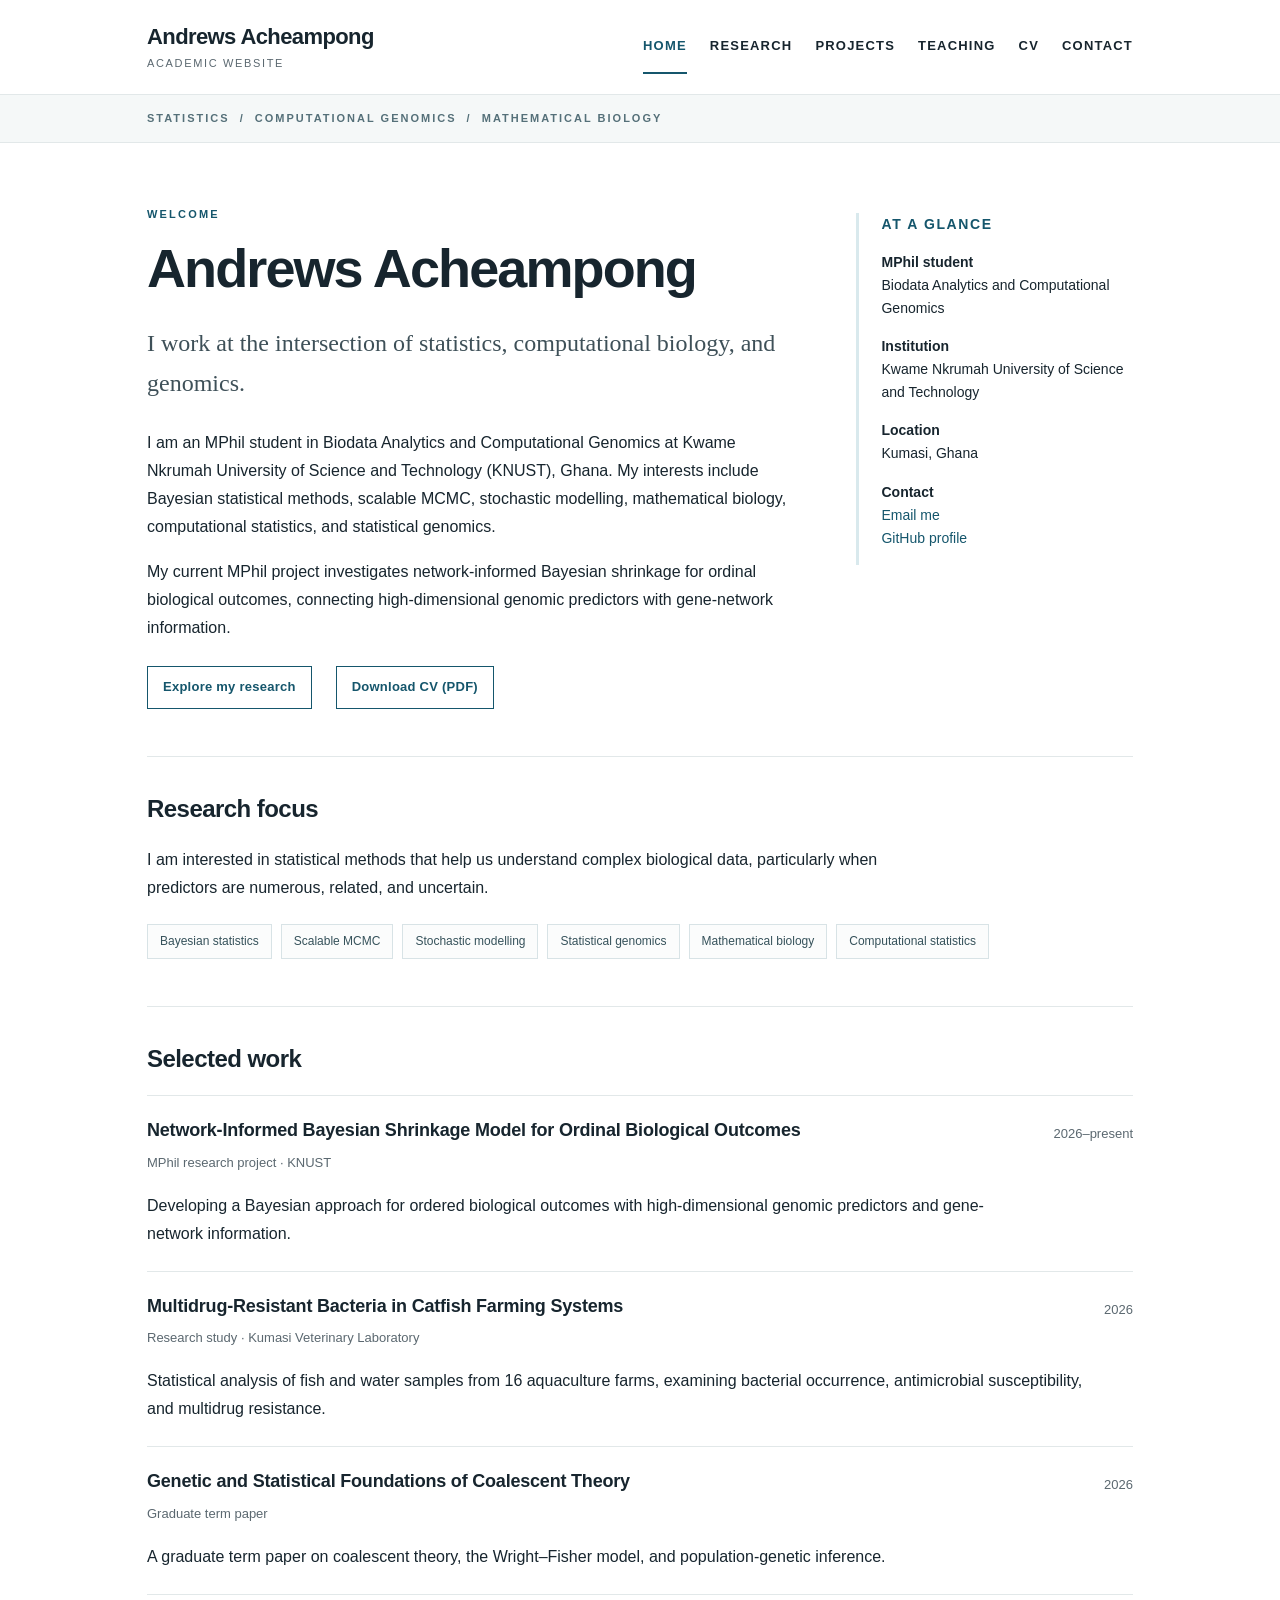
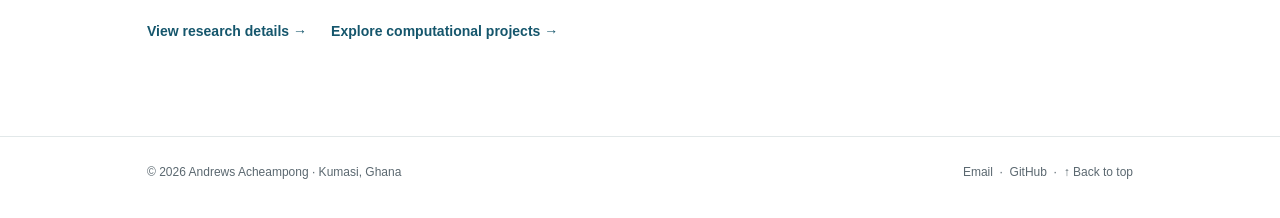
<file: index.html>
<!doctype html>
<html lang="en"><head><meta charset="utf-8"><meta name="viewport" content="width=device-width,initial-scale=1">
<meta name="author" content="Andrews Acheampong"><meta name="description" content="Academic website of Andrews Acheampong, MPhil student in Biodata Analytics and Computational Genomics at KNUST.">
<meta property="og:title" content="Home | Andrews Acheampong"><meta property="og:description" content="Academic website of Andrews Acheampong, MPhil student in Biodata Analytics and Computational Genomics at KNUST."><meta property="og:type" content="website"><meta name="theme-color" content="#ffffff">
<title>Home | Andrews Acheampong</title><link rel="icon" href="assets/favicon.jpg" type="image/jpeg"><link rel="stylesheet" href="assets/style.css"></head>
<body id="top"><a class="skip" href="#main">Skip to content</a><header class="site-header"><div class="container masthead"><a class="brand" href="index.html">Andrews Acheampong<small>Academic website</small></a><nav aria-label="Main navigation"><a href="index.html" aria-current="page">Home</a><a href="research.html" >Research</a><a href="projects.html" >Projects</a><a href="teaching.html" >Teaching</a><a href="cv.html" >CV</a><a href="contact.html" >Contact</a></nav></div></header>
<div class="strap"><div class="container">Statistics &nbsp;/&nbsp; Computational genomics &nbsp;/&nbsp; Mathematical biology</div></div>
<main class="container" id="main"><section class="intro-grid"><div><p class="eyebrow">Welcome</p><h1 class="page-title">Andrews Acheampong</h1><p class="lead">I work at the intersection of statistics, computational biology, and genomics.</p><div class="text"><p>I am an MPhil student in Biodata Analytics and Computational Genomics at Kwame Nkrumah University of Science and Technology (KNUST), Ghana. My interests include Bayesian statistical methods, scalable MCMC, stochastic modelling, mathematical biology, computational statistics, and statistical genomics.</p><p>My current MPhil project investigates network-informed Bayesian shrinkage for ordinal biological outcomes, connecting high-dimensional genomic predictors with gene-network information.</p></div><div class="link-row"><a class="button-link" href="research.html">Explore my research</a><a class="button-link" href="assets/Andrews_Acheampong_CV.pdf" target="_blank" rel="noopener">Download CV (PDF)</a></div></div><aside class="profile-aside"><p class="aside-label">At a glance</p><p><strong>MPhil student</strong><br>Biodata Analytics and Computational Genomics</p><p><strong>Institution</strong><br>Kwame Nkrumah University of Science and Technology</p><p><strong>Location</strong><br>Kumasi, Ghana</p><p><strong>Contact</strong><br><a href="mailto:acheampongandrews1999@gmail.com">Email me</a><br><a href="https://github.com/AcheampongAndy">GitHub profile</a></p></aside></section>
<section class="section"><h2>Research focus</h2><p class="text">I am interested in statistical methods that help us understand complex biological data, particularly when predictors are numerous, related, and uncertain.</p><div class="taglist"><span class="tag">Bayesian statistics</span><span class="tag">Scalable MCMC</span><span class="tag">Stochastic modelling</span><span class="tag">Statistical genomics</span><span class="tag">Mathematical biology</span><span class="tag">Computational statistics</span></div></section>
<section class="section"><h2>Selected work</h2><div class="rows"><article class="entry"><div><h3>Network-Informed Bayesian Shrinkage Model for Ordinal Biological Outcomes</h3><p class="meta">MPhil research project · KNUST</p><p>Developing a Bayesian approach for ordered biological outcomes with high-dimensional genomic predictors and gene-network information.</p></div><span class="date">2026–present</span></article><article class="entry"><div><h3>Multidrug-Resistant Bacteria in Catfish Farming Systems</h3><p class="meta">Research study · Kumasi Veterinary Laboratory</p><p>Statistical analysis of fish and water samples from 16 aquaculture farms, examining bacterial occurrence, antimicrobial susceptibility, and multidrug resistance.</p></div><span class="date">2026</span></article><article class="entry"><div><h3>Genetic and Statistical Foundations of Coalescent Theory</h3><p class="meta">Graduate term paper</p><p>A graduate term paper on coalescent theory, the Wright–Fisher model, and population-genetic inference.</p></div><span class="date">2026</span></article></div><p class="link-row"><a href="research.html">View research details →</a><a href="projects.html">Explore computational projects →</a></p></section></main><footer class="footer"><div class="container"><span>© 2026 Andrews Acheampong · Kumasi, Ghana</span><span><a href="mailto:acheampongandrews1999@gmail.com">Email</a> &nbsp;·&nbsp; <a href="https://github.com/AcheampongAndy">GitHub</a> &nbsp;·&nbsp; <a href="#top">↑ Back to top</a></span></div></footer></body></html>
</file>
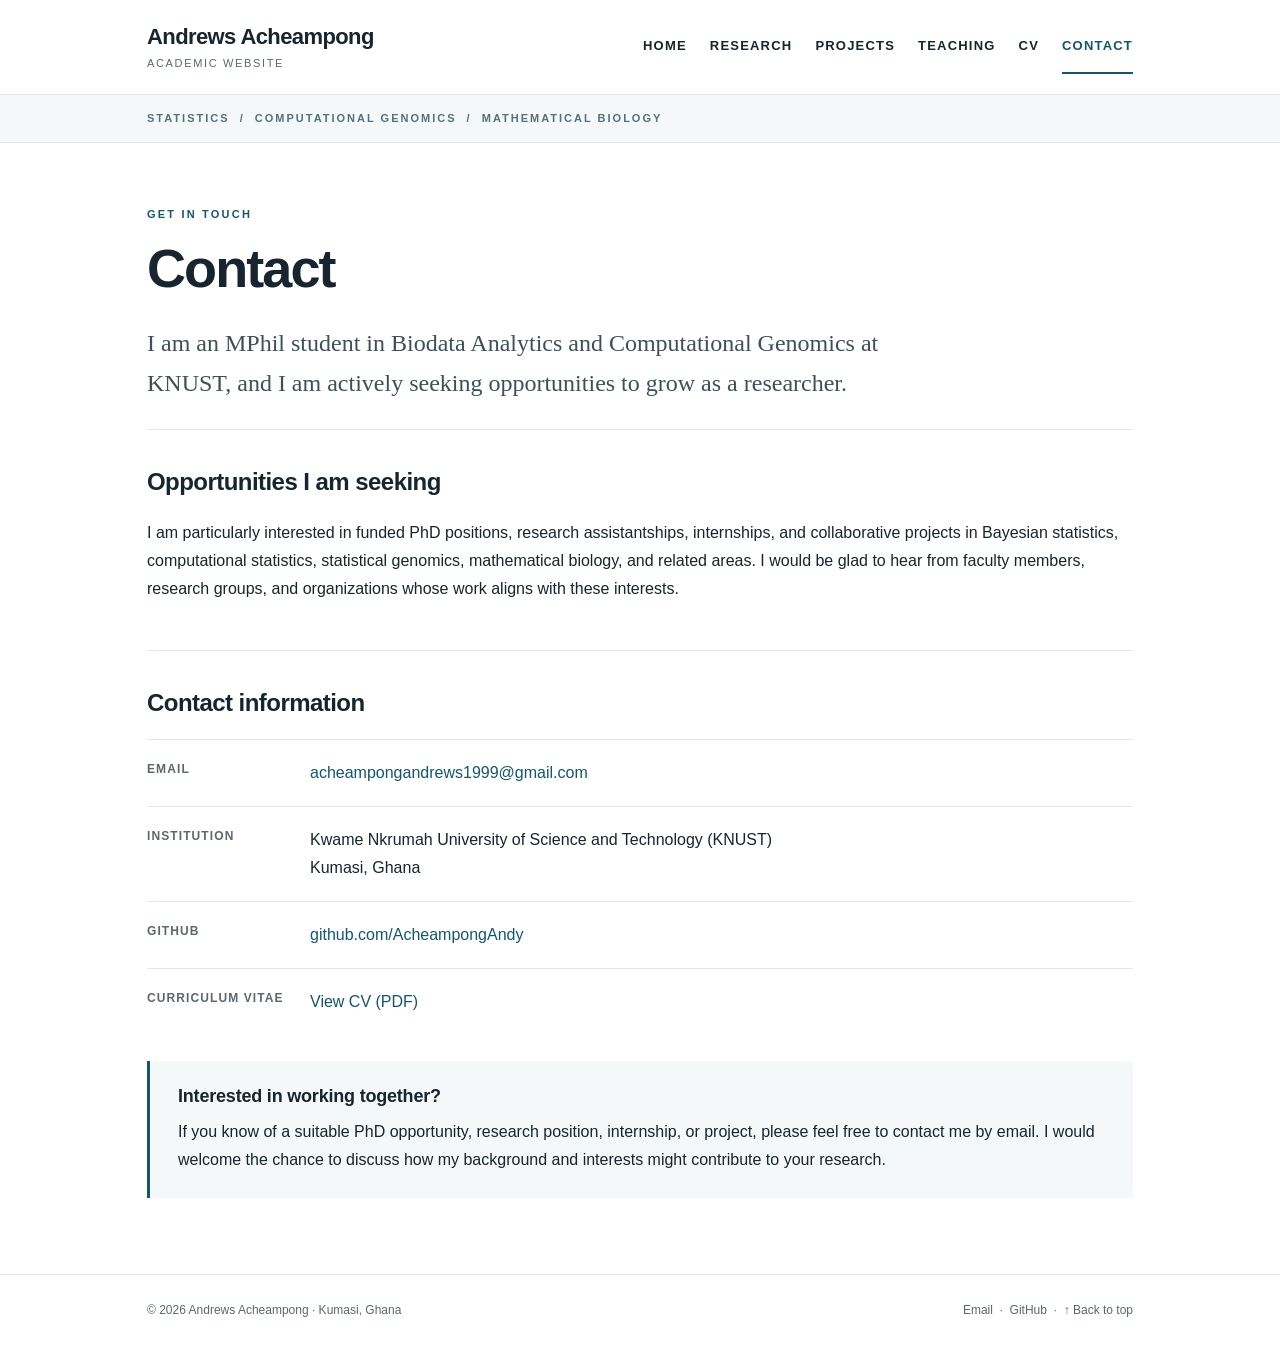
<file: contact.html>
<!doctype html>
<html lang="en"><head><meta charset="utf-8"><meta name="viewport" content="width=device-width,initial-scale=1">
<meta name="author" content="Andrews Acheampong"><meta name="description" content="Contact Andrews Acheampong, an MPhil student at KNUST seeking PhD opportunities, research positions, internships, and academic collaborations.">
<meta property="og:title" content="Contact | Andrews Acheampong"><meta property="og:description" content="Contact Andrews Acheampong, an MPhil student at KNUST seeking PhD opportunities, research positions, internships, and academic collaborations."><meta property="og:type" content="website"><meta name="theme-color" content="#ffffff">
<title>Contact | Andrews Acheampong</title><link rel="icon" href="assets/favicon.jpg" type="image/jpeg"><link rel="stylesheet" href="assets/style.css"></head>
<body id="top"><a class="skip" href="#main">Skip to content</a><header class="site-header"><div class="container masthead"><a class="brand" href="index.html">Andrews Acheampong<small>Academic website</small></a><nav aria-label="Main navigation"><a href="index.html" >Home</a><a href="research.html" >Research</a><a href="projects.html" >Projects</a><a href="teaching.html" >Teaching</a><a href="cv.html" >CV</a><a href="contact.html" aria-current="page">Contact</a></nav></div></header>
<div class="strap"><div class="container">Statistics &nbsp;/&nbsp; Computational genomics &nbsp;/&nbsp; Mathematical biology</div></div>
<main class="container" id="main"><p class="eyebrow">Get in touch</p><h1 class="page-title">Contact</h1><p class="lead">I am an MPhil student in Biodata Analytics and Computational Genomics at KNUST, and I am actively seeking opportunities to grow as a researcher.</p><section class="section first"><h2>Opportunities I am seeking</h2><p>I am particularly interested in funded PhD positions, research assistantships, internships, and collaborative projects in Bayesian statistics, computational statistics, statistical genomics, mathematical biology, and related areas. I would be glad to hear from faculty members, research groups, and organizations whose work aligns with these interests.</p></section><section class="section"><h2>Contact information</h2><dl class="contact-list"><div class="contact-row"><dt>Email</dt><dd><a href="mailto:acheampongandrews1999@gmail.com">acheampongandrews1999@gmail.com</a></dd></div><div class="contact-row"><dt>Institution</dt><dd>Kwame Nkrumah University of Science and Technology (KNUST)<br>Kumasi, Ghana</dd></div><div class="contact-row"><dt>GitHub</dt><dd><a href="https://github.com/AcheampongAndy" target="_blank" rel="noopener noreferrer">github.com/AcheampongAndy</a></dd></div><div class="contact-row"><dt>Curriculum vitae</dt><dd><a href="assets/Andrews_Acheampong_CV.pdf">View CV (PDF)</a></dd></div></dl></section><div class="highlight"><h3>Interested in working together?</h3><p>If you know of a suitable PhD opportunity, research position, internship, or project, please feel free to contact me by email. I would welcome the chance to discuss how my background and interests might contribute to your research.</p></div></main><footer class="footer"><div class="container"><span>© 2026 Andrews Acheampong · Kumasi, Ghana</span><span><a href="mailto:acheampongandrews1999@gmail.com">Email</a> &nbsp;·&nbsp; <a href="https://github.com/AcheampongAndy">GitHub</a> &nbsp;·&nbsp; <a href="#top">↑ Back to top</a></span></div></footer></body></html>
</file>
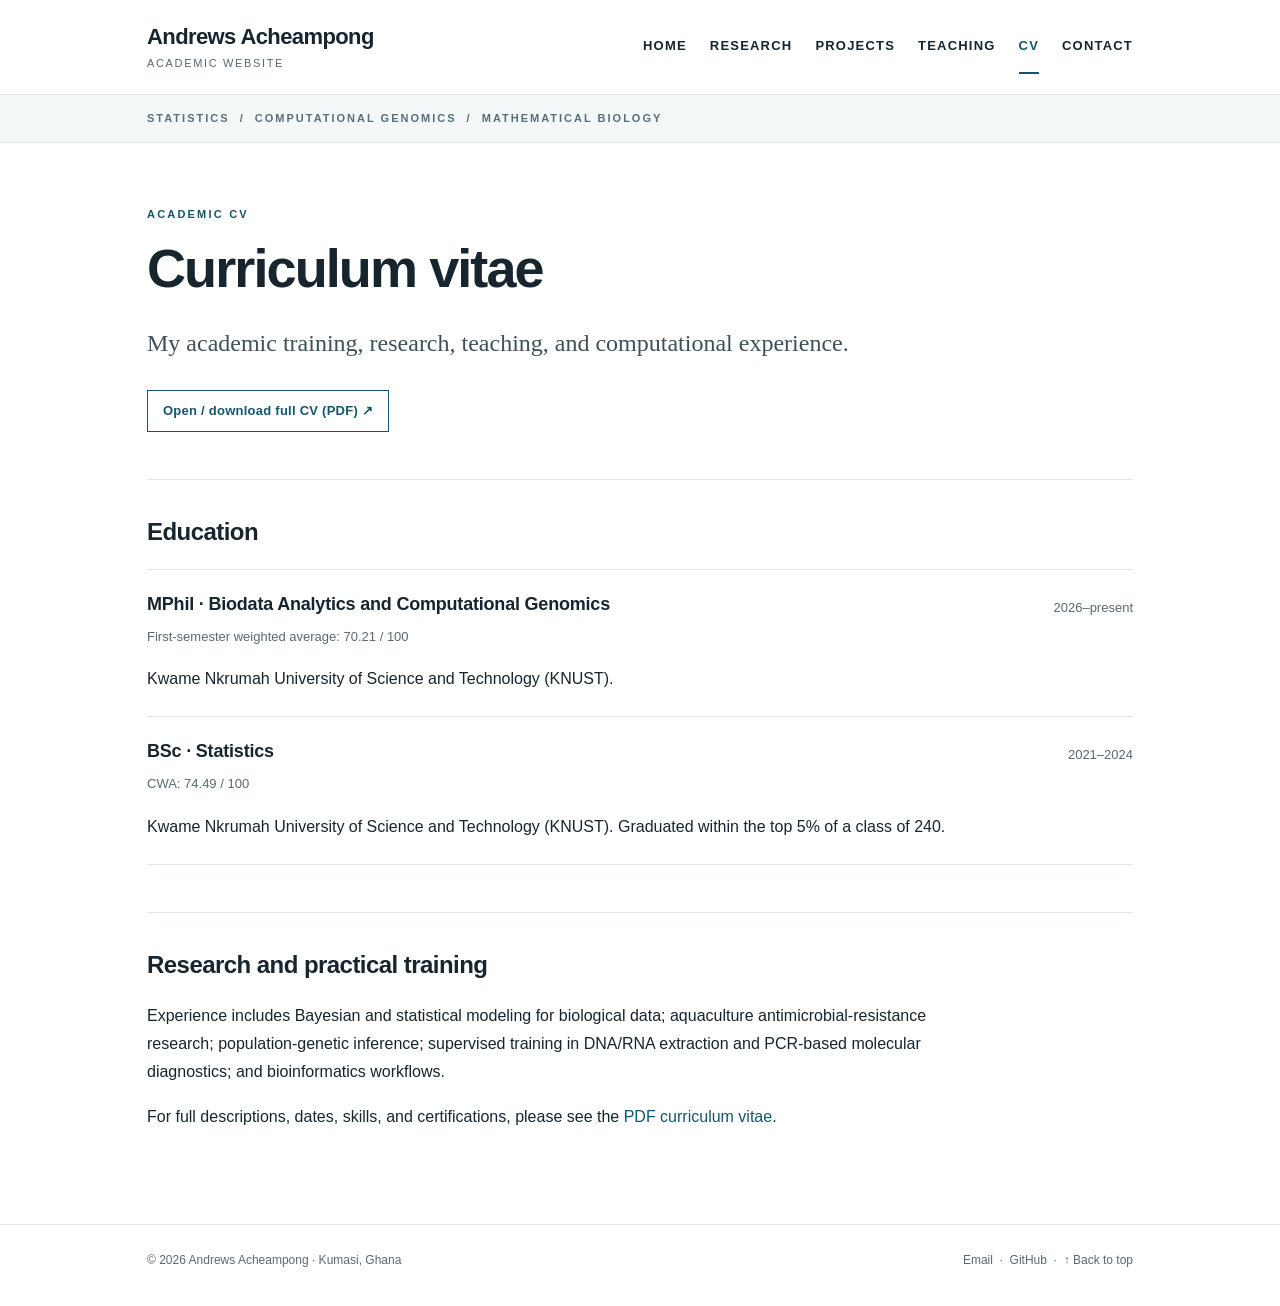
<file: cv.html>
<!doctype html>
<html lang="en"><head><meta charset="utf-8"><meta name="viewport" content="width=device-width,initial-scale=1">
<meta name="author" content="Andrews Acheampong"><meta name="description" content="Education and curriculum vitae of Andrews Acheampong.">
<meta property="og:title" content="Curriculum vitae | Andrews Acheampong"><meta property="og:description" content="Education and curriculum vitae of Andrews Acheampong."><meta property="og:type" content="website"><meta name="theme-color" content="#ffffff">
<title>Curriculum vitae | Andrews Acheampong</title><link rel="icon" href="assets/favicon.jpg" type="image/jpeg"><link rel="stylesheet" href="assets/style.css"></head>
<body id="top"><a class="skip" href="#main">Skip to content</a><header class="site-header"><div class="container masthead"><a class="brand" href="index.html">Andrews Acheampong<small>Academic website</small></a><nav aria-label="Main navigation"><a href="index.html" >Home</a><a href="research.html" >Research</a><a href="projects.html" >Projects</a><a href="teaching.html" >Teaching</a><a href="cv.html" aria-current="page">CV</a><a href="contact.html" >Contact</a></nav></div></header>
<div class="strap"><div class="container">Statistics &nbsp;/&nbsp; Computational genomics &nbsp;/&nbsp; Mathematical biology</div></div>
<main class="container" id="main"><p class="eyebrow">Academic CV</p><h1 class="page-title">Curriculum vitae</h1><p class="lead">My academic training, research, teaching, and computational experience.</p><p><a class="button-link" href="assets/Andrews_Acheampong_CV.pdf" target="_blank" rel="noopener noreferrer">Open / download full CV (PDF) ↗</a></p><section class="section"><h2>Education</h2><div class="rows"><article class="entry"><div><h3>MPhil · Biodata Analytics and Computational Genomics</h3><p class="meta">First-semester weighted average: 70.21 / 100</p><p>Kwame Nkrumah University of Science and Technology (KNUST).</p></div><span class="date">2026–present</span></article><article class="entry"><div><h3>BSc · Statistics</h3><p class="meta">CWA: 74.49 / 100</p><p>Kwame Nkrumah University of Science and Technology (KNUST). Graduated within the top 5% of a class of 240.</p></div><span class="date">2021–2024</span></article></div></section><section class="section"><h2>Research and practical training</h2><p class="text">Experience includes Bayesian and statistical modeling for biological data; aquaculture antimicrobial-resistance research; population-genetic inference; supervised training in DNA/RNA extraction and PCR-based molecular diagnostics; and bioinformatics workflows.</p><p class="text">For full descriptions, dates, skills, and certifications, please see the <a href="assets/Andrews_Acheampong_CV.pdf">PDF curriculum vitae</a>.</p></section></main><footer class="footer"><div class="container"><span>© 2026 Andrews Acheampong · Kumasi, Ghana</span><span><a href="mailto:acheampongandrews1999@gmail.com">Email</a> &nbsp;·&nbsp; <a href="https://github.com/AcheampongAndy">GitHub</a> &nbsp;·&nbsp; <a href="#top">↑ Back to top</a></span></div></footer></body></html>
</file>
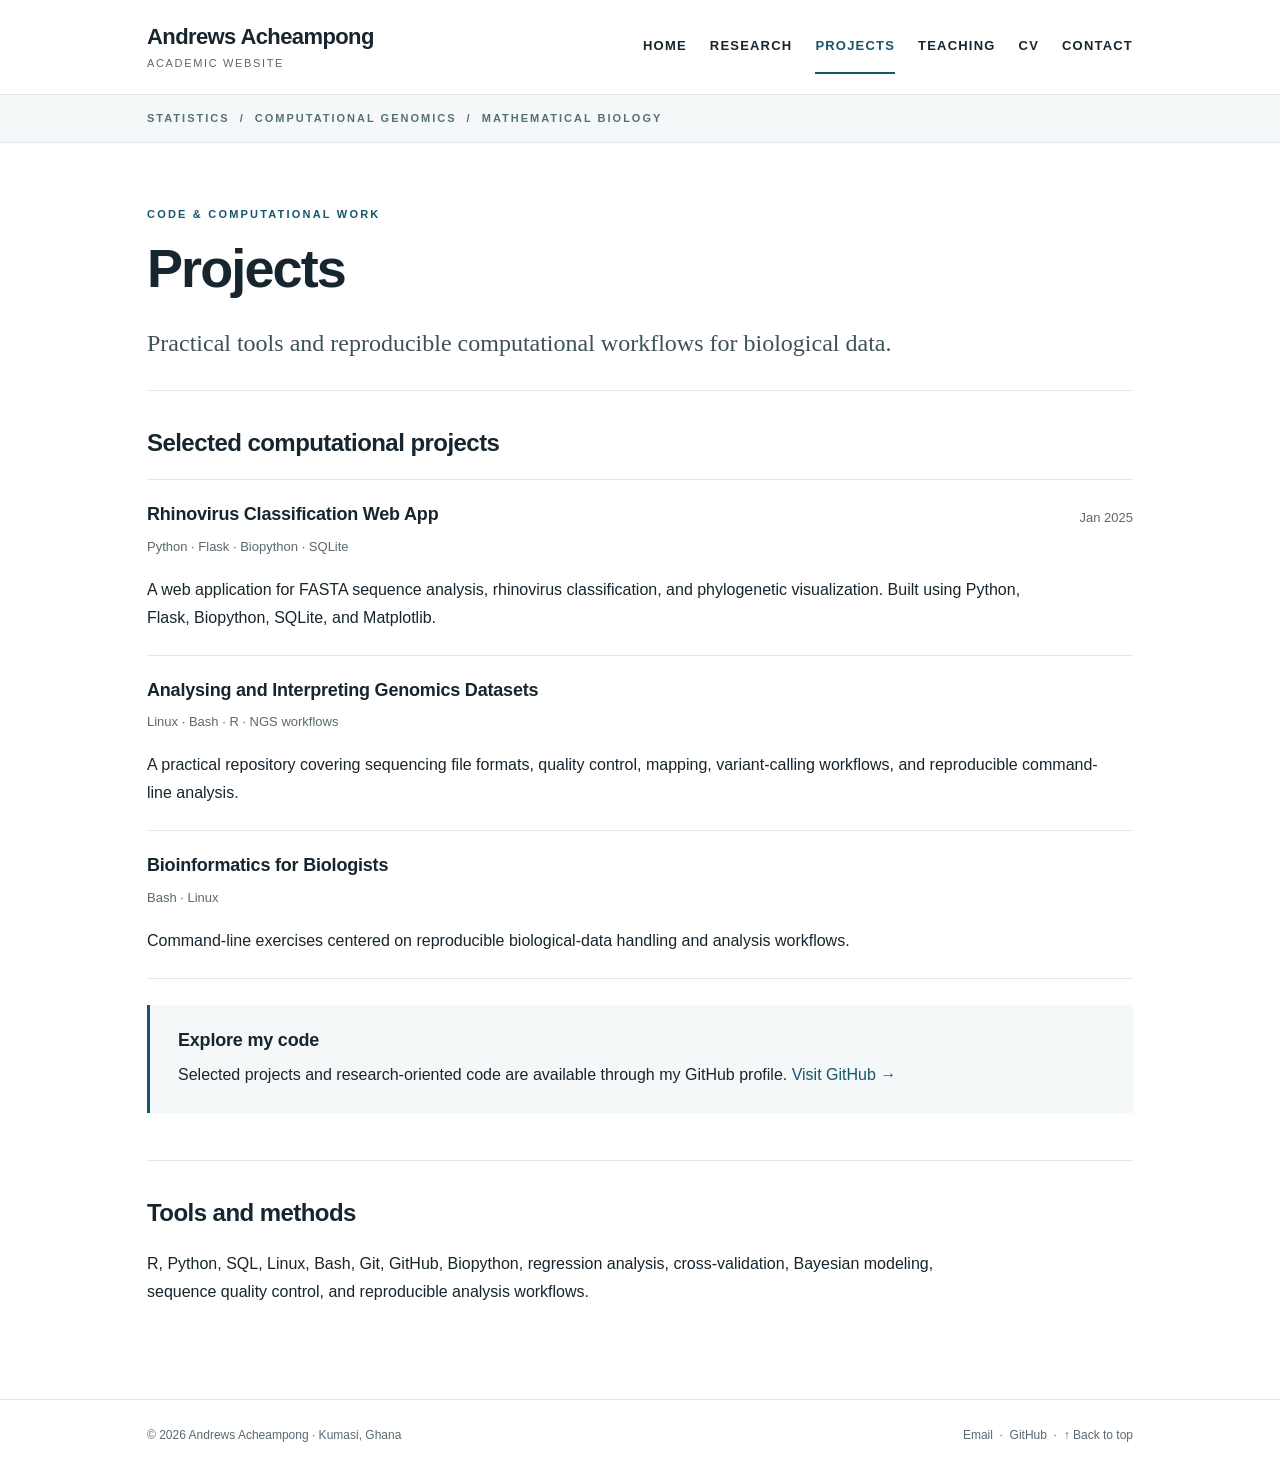
<file: projects.html>
<!doctype html>
<html lang="en"><head><meta charset="utf-8"><meta name="viewport" content="width=device-width,initial-scale=1">
<meta name="author" content="Andrews Acheampong"><meta name="description" content="Research software and bioinformatics projects by Andrews Acheampong.">
<meta property="og:title" content="Projects | Andrews Acheampong"><meta property="og:description" content="Research software and bioinformatics projects by Andrews Acheampong."><meta property="og:type" content="website"><meta name="theme-color" content="#ffffff">
<title>Projects | Andrews Acheampong</title><link rel="icon" href="assets/favicon.jpg" type="image/jpeg"><link rel="stylesheet" href="assets/style.css"></head>
<body id="top"><a class="skip" href="#main">Skip to content</a><header class="site-header"><div class="container masthead"><a class="brand" href="index.html">Andrews Acheampong<small>Academic website</small></a><nav aria-label="Main navigation"><a href="index.html" >Home</a><a href="research.html" >Research</a><a href="projects.html" aria-current="page">Projects</a><a href="teaching.html" >Teaching</a><a href="cv.html" >CV</a><a href="contact.html" >Contact</a></nav></div></header>
<div class="strap"><div class="container">Statistics &nbsp;/&nbsp; Computational genomics &nbsp;/&nbsp; Mathematical biology</div></div>
<main class="container" id="main"><p class="eyebrow">Code & computational work</p><h1 class="page-title">Projects</h1><p class="lead">Practical tools and reproducible computational workflows for biological data.</p><section class="section first"><h2>Selected computational projects</h2><div class="rows"><article class="entry"><div><h3>Rhinovirus Classification Web App</h3><p class="meta">Python · Flask · Biopython · SQLite</p><p>A web application for FASTA sequence analysis, rhinovirus classification, and phylogenetic visualization. Built using Python, Flask, Biopython, SQLite, and Matplotlib.</p></div><span class="date">Jan 2025</span></article><article class="entry"><div><h3>Analysing and Interpreting Genomics Datasets</h3><p class="meta">Linux · Bash · R · NGS workflows</p><p>A practical repository covering sequencing file formats, quality control, mapping, variant-calling workflows, and reproducible command-line analysis.</p></div><span class="date"></span></article><article class="entry"><div><h3>Bioinformatics for Biologists</h3><p class="meta">Bash · Linux</p><p>Command-line exercises centered on reproducible biological-data handling and analysis workflows.</p></div><span class="date"></span></article></div></section><div class="highlight"><h3>Explore my code</h3><p>Selected projects and research-oriented code are available through my GitHub profile. <a href="https://github.com/AcheampongAndy" target="_blank" rel="noopener noreferrer">Visit GitHub →</a></p></div><section class="section"><h2>Tools and methods</h2><p class="text">R, Python, SQL, Linux, Bash, Git, GitHub, Biopython, regression analysis, cross-validation, Bayesian modeling, sequence quality control, and reproducible analysis workflows.</p></section></main><footer class="footer"><div class="container"><span>© 2026 Andrews Acheampong · Kumasi, Ghana</span><span><a href="mailto:acheampongandrews1999@gmail.com">Email</a> &nbsp;·&nbsp; <a href="https://github.com/AcheampongAndy">GitHub</a> &nbsp;·&nbsp; <a href="#top">↑ Back to top</a></span></div></footer></body></html>
</file>
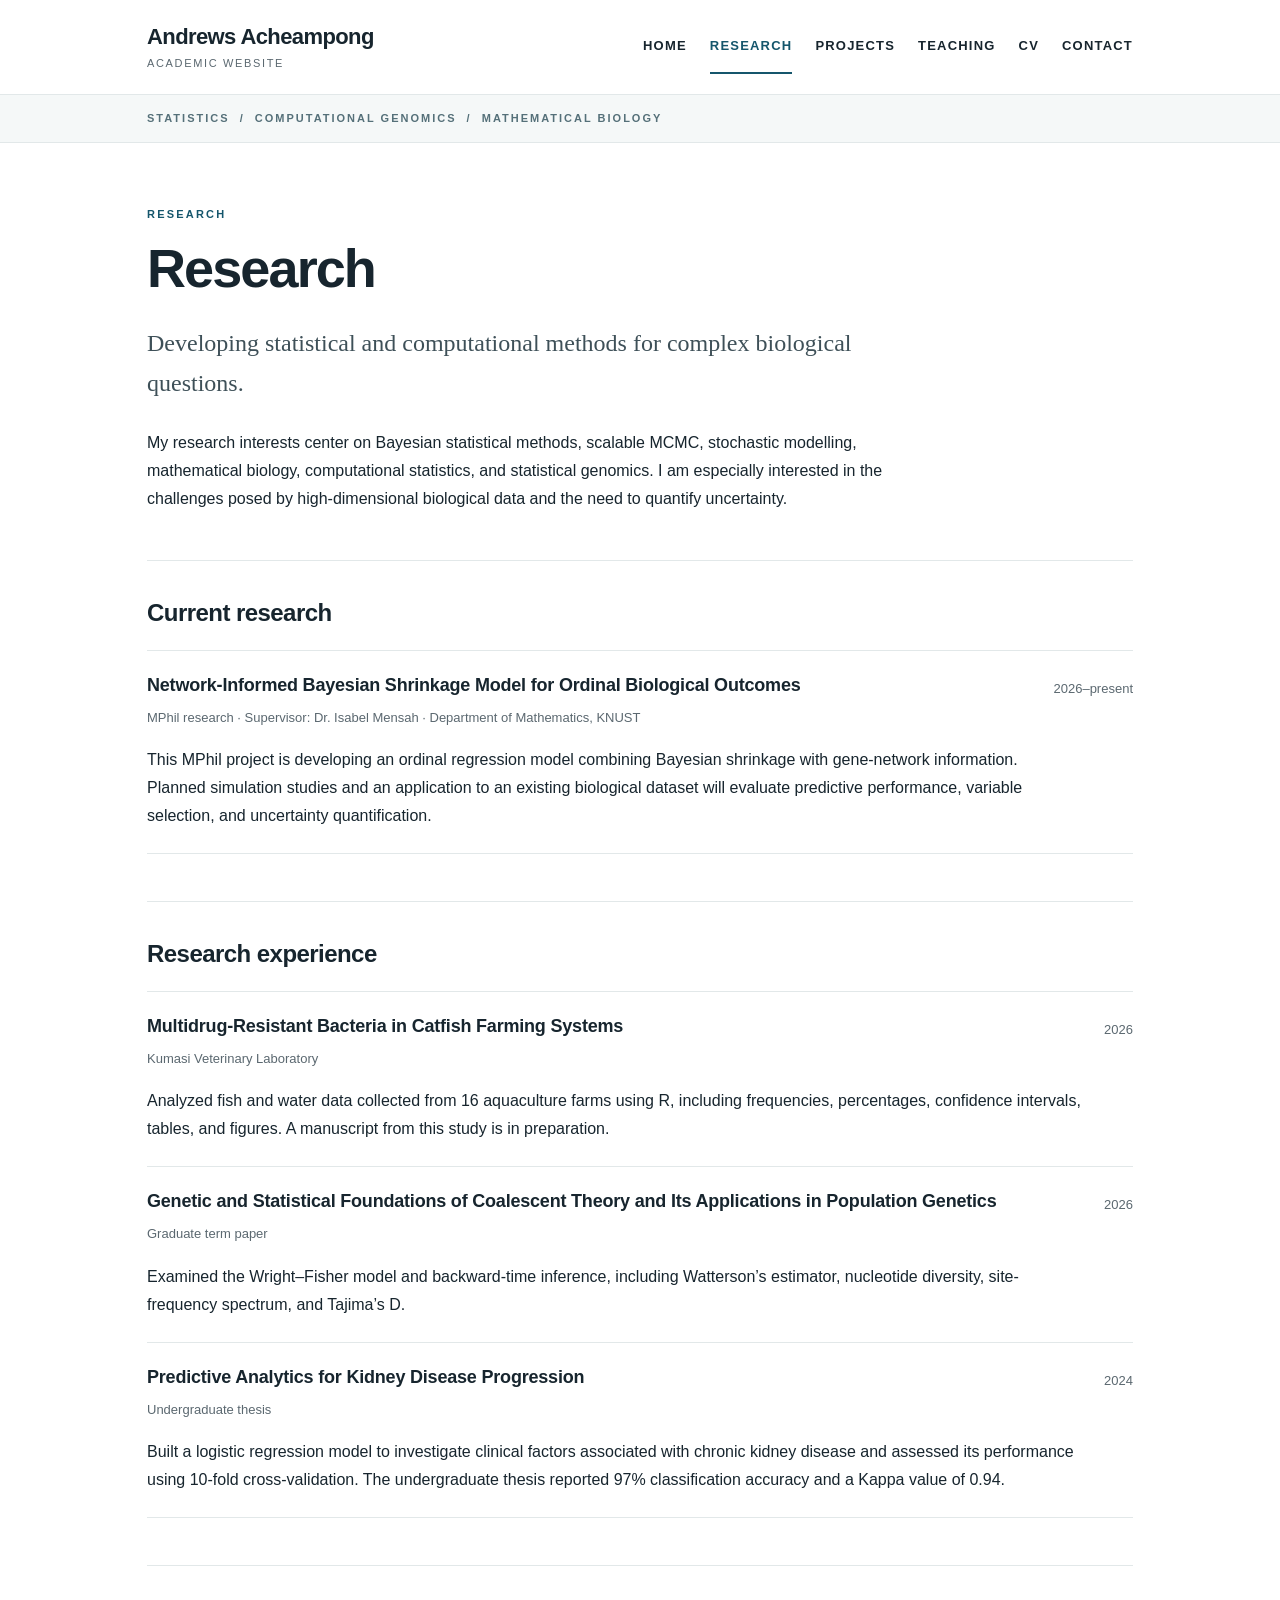
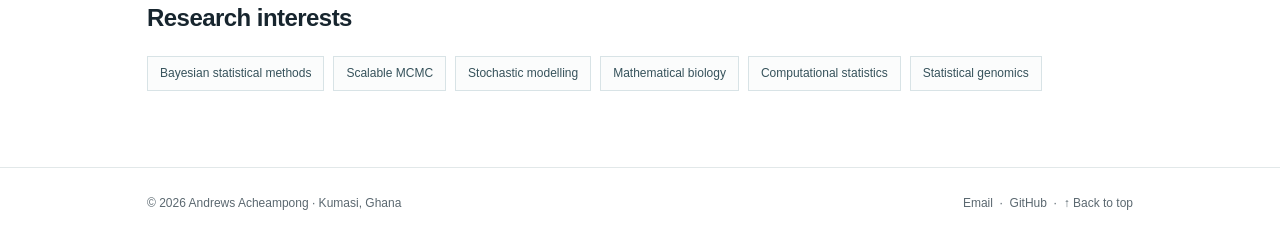
<file: research.html>
<!doctype html>
<html lang="en"><head><meta charset="utf-8"><meta name="viewport" content="width=device-width,initial-scale=1">
<meta name="author" content="Andrews Acheampong"><meta name="description" content="Current and completed research by Andrews Acheampong in statistics and genomics.">
<meta property="og:title" content="Research | Andrews Acheampong"><meta property="og:description" content="Current and completed research by Andrews Acheampong in statistics and genomics."><meta property="og:type" content="website"><meta name="theme-color" content="#ffffff">
<title>Research | Andrews Acheampong</title><link rel="icon" href="assets/favicon.jpg" type="image/jpeg"><link rel="stylesheet" href="assets/style.css"></head>
<body id="top"><a class="skip" href="#main">Skip to content</a><header class="site-header"><div class="container masthead"><a class="brand" href="index.html">Andrews Acheampong<small>Academic website</small></a><nav aria-label="Main navigation"><a href="index.html" >Home</a><a href="research.html" aria-current="page">Research</a><a href="projects.html" >Projects</a><a href="teaching.html" >Teaching</a><a href="cv.html" >CV</a><a href="contact.html" >Contact</a></nav></div></header>
<div class="strap"><div class="container">Statistics &nbsp;/&nbsp; Computational genomics &nbsp;/&nbsp; Mathematical biology</div></div>
<main class="container" id="main"><p class="eyebrow">Research</p><h1 class="page-title">Research</h1><p class="lead">Developing statistical and computational methods for complex biological questions.</p><div class="text"><p>My research interests center on Bayesian statistical methods, scalable MCMC, stochastic modelling, mathematical biology, computational statistics, and statistical genomics. I am especially interested in the challenges posed by high-dimensional biological data and the need to quantify uncertainty.</p></div>
<section class="section"><h2>Current research</h2><div class="rows"><article class="entry"><div><h3>Network-Informed Bayesian Shrinkage Model for Ordinal Biological Outcomes</h3><p class="meta">MPhil research · Supervisor: Dr. Isabel Mensah · Department of Mathematics, KNUST</p><p>This MPhil project is developing an ordinal regression model combining Bayesian shrinkage with gene-network information. Planned simulation studies and an application to an existing biological dataset will evaluate predictive performance, variable selection, and uncertainty quantification.</p></div><span class="date">2026–present</span></article></div></section><section class="section"><h2>Research experience</h2><div class="rows"><article class="entry"><div><h3>Multidrug-Resistant Bacteria in Catfish Farming Systems</h3><p class="meta">Kumasi Veterinary Laboratory</p><p>Analyzed fish and water data collected from 16 aquaculture farms using R, including frequencies, percentages, confidence intervals, tables, and figures. A manuscript from this study is in preparation.</p></div><span class="date">2026</span></article><article class="entry"><div><h3>Genetic and Statistical Foundations of Coalescent Theory and Its Applications in Population Genetics</h3><p class="meta">Graduate term paper</p><p>Examined the Wright–Fisher model and backward-time inference, including Watterson’s estimator, nucleotide diversity, site-frequency spectrum, and Tajima’s D.</p></div><span class="date">2026</span></article><article class="entry"><div><h3>Predictive Analytics for Kidney Disease Progression</h3><p class="meta">Undergraduate thesis</p><p>Built a logistic regression model to investigate clinical factors associated with chronic kidney disease and assessed its performance using 10-fold cross-validation. The undergraduate thesis reported 97% classification accuracy and a Kappa value of 0.94.</p></div><span class="date">2024</span></article></div></section><section class="section"><h2>Research interests</h2><div class="taglist"><span class="tag">Bayesian statistical methods</span><span class="tag">Scalable MCMC</span><span class="tag">Stochastic modelling</span><span class="tag">Mathematical biology</span><span class="tag">Computational statistics</span><span class="tag">Statistical genomics</span></div></section></main><footer class="footer"><div class="container"><span>© 2026 Andrews Acheampong · Kumasi, Ghana</span><span><a href="mailto:acheampongandrews1999@gmail.com">Email</a> &nbsp;·&nbsp; <a href="https://github.com/AcheampongAndy">GitHub</a> &nbsp;·&nbsp; <a href="#top">↑ Back to top</a></span></div></footer></body></html>
</file>
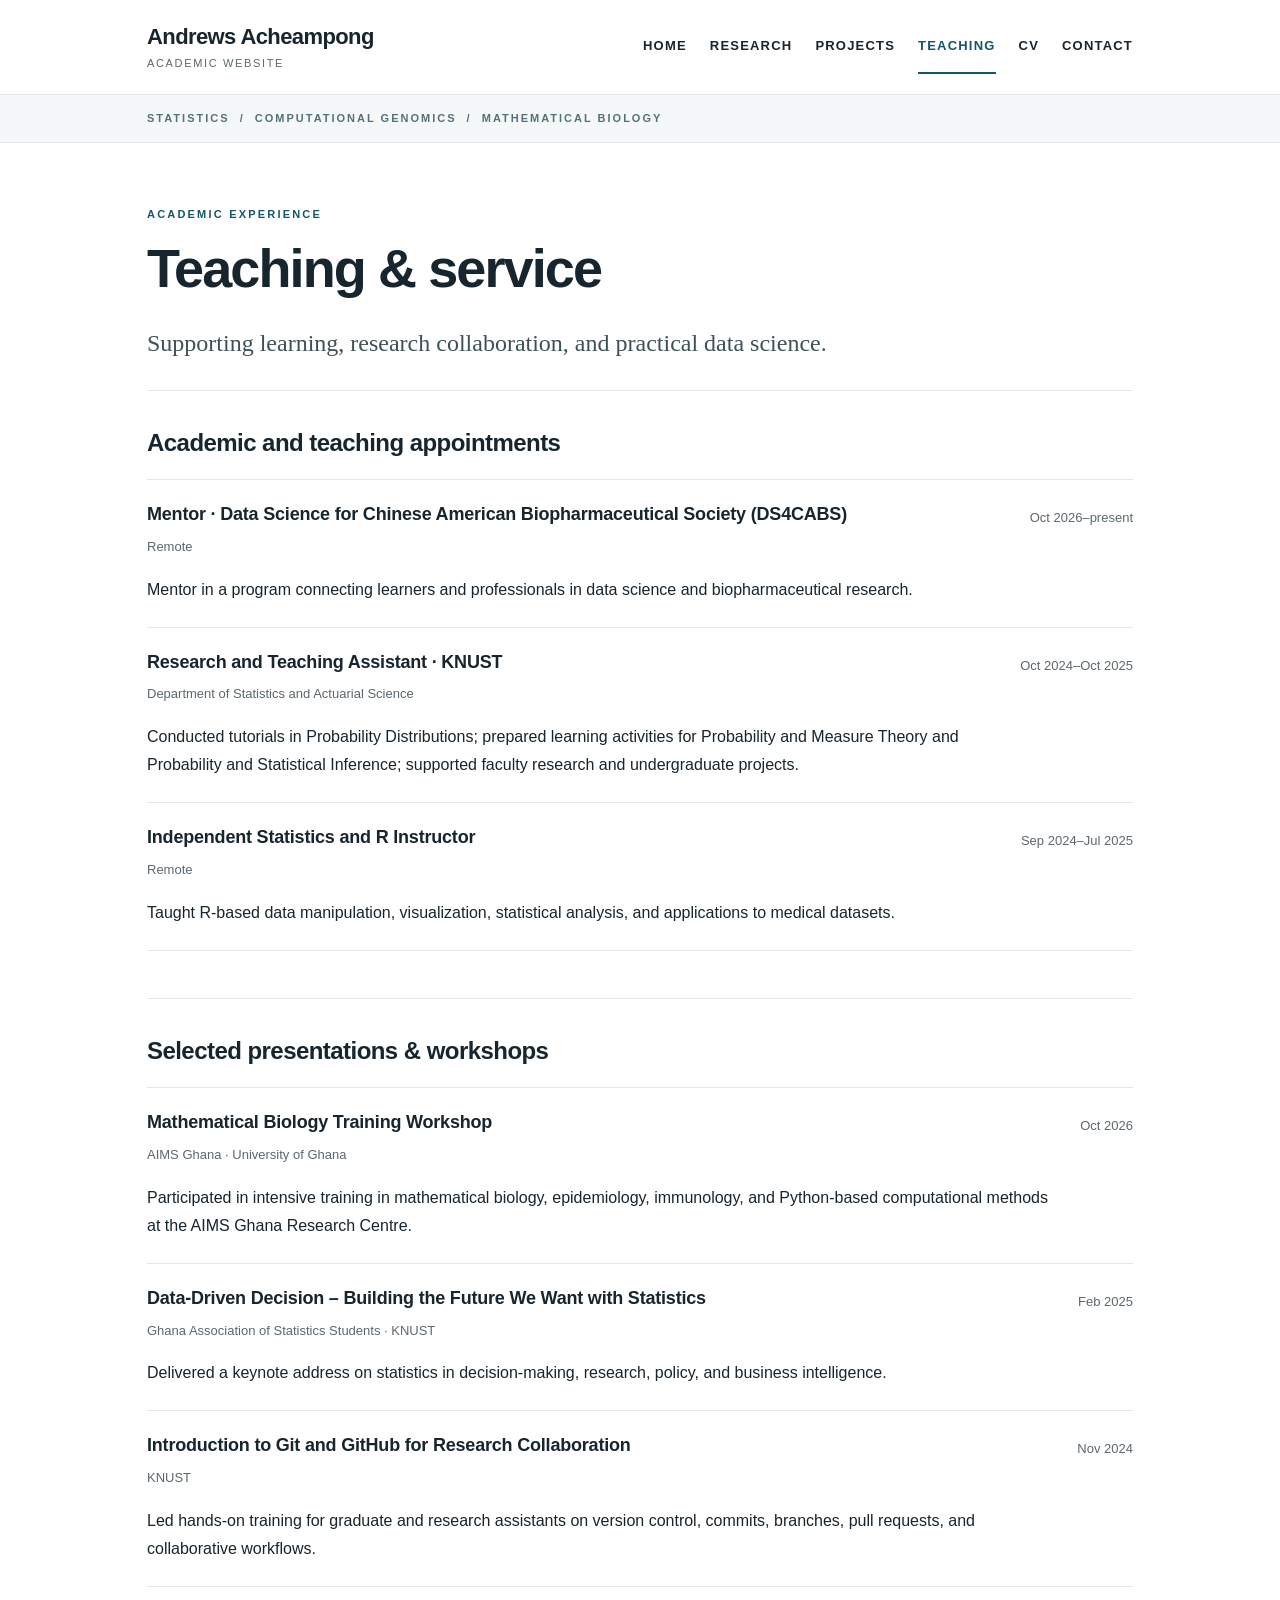
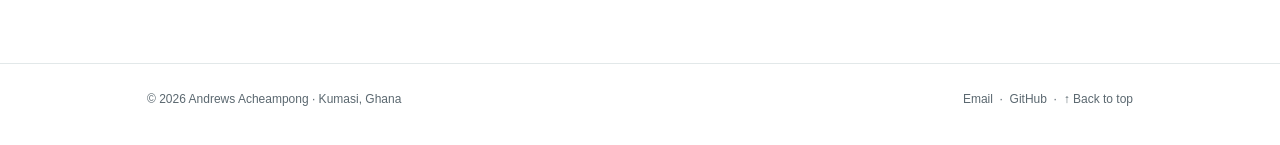
<file: teaching.html>
<!doctype html>
<html lang="en"><head><meta charset="utf-8"><meta name="viewport" content="width=device-width,initial-scale=1">
<meta name="author" content="Andrews Acheampong"><meta name="description" content="Teaching experience and selected workshops by Andrews Acheampong.">
<meta property="og:title" content="Teaching &amp; service | Andrews Acheampong"><meta property="og:description" content="Teaching experience and selected workshops by Andrews Acheampong."><meta property="og:type" content="website"><meta name="theme-color" content="#ffffff">
<title>Teaching &amp; service | Andrews Acheampong</title><link rel="icon" href="assets/favicon.jpg" type="image/jpeg"><link rel="stylesheet" href="assets/style.css"></head>
<body id="top"><a class="skip" href="#main">Skip to content</a><header class="site-header"><div class="container masthead"><a class="brand" href="index.html">Andrews Acheampong<small>Academic website</small></a><nav aria-label="Main navigation"><a href="index.html" >Home</a><a href="research.html" >Research</a><a href="projects.html" >Projects</a><a href="teaching.html" aria-current="page">Teaching</a><a href="cv.html" >CV</a><a href="contact.html" >Contact</a></nav></div></header>
<div class="strap"><div class="container">Statistics &nbsp;/&nbsp; Computational genomics &nbsp;/&nbsp; Mathematical biology</div></div>
<main class="container" id="main"><p class="eyebrow">Academic experience</p><h1 class="page-title">Teaching & service</h1><p class="lead">Supporting learning, research collaboration, and practical data science.</p><section class="section first"><h2>Academic and teaching appointments</h2><div class="rows"><article class="entry"><div><h3>Mentor · Data Science for Chinese American Biopharmaceutical Society (DS4CABS)</h3><p class="meta">Remote</p><p>Mentor in a program connecting learners and professionals in data science and biopharmaceutical research.</p></div><span class="date">Oct 2026–present</span></article><article class="entry"><div><h3>Research and Teaching Assistant · KNUST</h3><p class="meta">Department of Statistics and Actuarial Science</p><p>Conducted tutorials in Probability Distributions; prepared learning activities for Probability and Measure Theory and Probability and Statistical Inference; supported faculty research and undergraduate projects.</p></div><span class="date">Oct 2024–Oct 2025</span></article><article class="entry"><div><h3>Independent Statistics and R Instructor</h3><p class="meta">Remote</p><p>Taught R-based data manipulation, visualization, statistical analysis, and applications to medical datasets.</p></div><span class="date">Sep 2024–Jul 2025</span></article></div></section><section class="section"><h2>Selected presentations & workshops</h2><div class="rows"><article class="entry"><div><h3>Mathematical Biology Training Workshop</h3><p class="meta">AIMS Ghana · University of Ghana</p><p>Participated in intensive training in mathematical biology, epidemiology, immunology, and Python-based computational methods at the AIMS Ghana Research Centre.</p></div><span class="date">Oct 2026</span></article><article class="entry"><div><h3>Data-Driven Decision – Building the Future We Want with Statistics</h3><p class="meta">Ghana Association of Statistics Students · KNUST</p><p>Delivered a keynote address on statistics in decision-making, research, policy, and business intelligence.</p></div><span class="date">Feb 2025</span></article><article class="entry"><div><h3>Introduction to Git and GitHub for Research Collaboration</h3><p class="meta">KNUST</p><p>Led hands-on training for graduate and research assistants on version control, commits, branches, pull requests, and collaborative workflows.</p></div><span class="date">Nov 2024</span></article></div></section></main><footer class="footer"><div class="container"><span>© 2026 Andrews Acheampong · Kumasi, Ghana</span><span><a href="mailto:acheampongandrews1999@gmail.com">Email</a> &nbsp;·&nbsp; <a href="https://github.com/AcheampongAndy">GitHub</a> &nbsp;·&nbsp; <a href="#top">↑ Back to top</a></span></div></footer></body></html>
</file>
<file: assets/style.css>
/* Original academic portfolio design informed by the clean, restrained layout of allardlab.com. */
:root{--paper:#fff;--ink:#17252e;--muted:#5b6870;--line:#e2e8e9;--accent:#15566c;--soft:#f5f8f8;--content:1050px}
*{box-sizing:border-box}html{scroll-behavior:smooth}body{margin:0;background:var(--paper);color:var(--ink);font-family:Arial,Helvetica,sans-serif;font-size:16px;line-height:1.75}a{color:var(--accent);text-decoration:none}a:hover{text-decoration:underline;text-underline-offset:3px}a:focus-visible{outline:3px solid #86b6c1;outline-offset:3px}img{max-width:100%;height:auto}.container{max-width:var(--content);margin:0 auto;padding-left:32px;padding-right:32px}
.skip{position:absolute;left:-9999px;top:8px;background:#fff;padding:10px;z-index:10}.skip:focus{left:8px}
.site-header{border-bottom:1px solid var(--line);background:#fff}.masthead{min-height:94px;display:flex;justify-content:space-between;align-items:center;gap:25px}.brand{color:var(--ink);font-size:22px;font-weight:750;letter-spacing:-.6px;line-height:1.2}.brand:hover{text-decoration:none}.brand small{display:block;font-weight:500;font-size:11px;letter-spacing:1.65px;text-transform:uppercase;color:var(--muted);margin-top:6px}
nav{display:flex;flex-wrap:wrap;gap:6px 23px;align-items:center}nav a{color:var(--ink);font-size:13px;font-weight:700;text-transform:uppercase;letter-spacing:1.2px;padding:15px 0;border-bottom:2px solid transparent}nav a:hover,nav a[aria-current=page]{color:var(--accent);border-bottom-color:var(--accent);text-decoration:none}
.strap{background:var(--soft);border-bottom:1px solid var(--line)}.strap .container{padding-top:14px;padding-bottom:14px;font-size:11px;text-transform:uppercase;letter-spacing:2px;line-height:1.7;color:#557079;font-weight:700}
main{padding-top:62px;padding-bottom:76px;min-height:65vh}.eyebrow{color:var(--accent);letter-spacing:2.2px;font-size:11px;text-transform:uppercase;font-weight:750;margin:0 0 14px}.page-title{font-size:clamp(35px,5vw,54px);line-height:1.13;font-weight:750;letter-spacing:-1.9px;margin:0 0 25px}.lead{font-family:Georgia,'Times New Roman',serif;font-size:clamp(19px,2.2vw,24px);line-height:1.65;color:#3e5058;max-width:800px;margin:0 0 26px}
h1,h2,h3{line-height:1.32}h2{font-size:24px;letter-spacing:-.55px;margin:0 0 21px}h3{font-size:18px;letter-spacing:-.2px;margin:0 0 9px}p{margin:0 0 17px}.text{max-width:790px}.muted,.meta{color:var(--muted)}.meta{font-size:13px}.section{border-top:1px solid var(--line);margin-top:47px;padding-top:36px}.section.first{margin-top:20px}.intro-grid{display:grid;grid-template-columns:minmax(0,1.85fr) minmax(210px, .8fr);gap:70px;align-items:start}.profile-aside{border-left:3px solid #d9e9ed;padding-left:22px;margin-top:8px}.aside-label{font-size:11px;letter-spacing:1.6px;text-transform:uppercase;color:var(--accent);font-weight:700;margin-bottom:13px}.profile-aside p{font-size:14px;line-height:1.65;margin-bottom:15px}.link-row{display:flex;flex-wrap:wrap;gap:12px 24px;margin-top:24px;font-size:14px;font-weight:700}.button-link{display:inline-block;border:1px solid var(--accent);padding:9px 15px;font-weight:700;font-size:13px;letter-spacing:.25px}.button-link:hover{background:var(--soft);text-decoration:none}.rows{border-top:1px solid var(--line)}.entry{padding:23px 0;border-bottom:1px solid var(--line);display:grid;grid-template-columns:1fr auto;gap:20px}.entry p:last-child{margin-bottom:0}.date{font-size:13px;color:var(--muted);white-space:nowrap;padding-top:4px}.taglist{display:flex;flex-wrap:wrap;gap:9px;margin-top:22px}.tag{font-size:12px;border:1px solid #d8e3e6;padding:6px 12px;color:#36525b;background:#fbfcfc}.highlight{padding:24px 28px;background:var(--soft);border-left:3px solid var(--accent);margin-top:26px}.highlight p:last-child{margin-bottom:0}.two-col{display:grid;grid-template-columns:1fr 1fr;gap:36px}.plain-list{margin:12px 0 20px;padding-left:20px}.plain-list li{margin-bottom:11px}.contact-list{margin:20px 0 0}.contact-row{display:grid;grid-template-columns:145px 1fr;gap:18px;border-top:1px solid var(--line);padding:19px 0}.contact-row dt{font-size:12px;letter-spacing:1.1px;text-transform:uppercase;font-weight:750;color:var(--muted)}.contact-row dd{margin:0;overflow-wrap:anywhere}.footer{border-top:1px solid var(--line);padding:25px 0 35px;color:var(--muted);font-size:12px}.footer .container{display:flex;gap:15px;flex-wrap:wrap;justify-content:space-between}.footer a{color:var(--muted)}.note{font-size:13px;color:var(--muted)}
@media(max-width:800px){.masthead{flex-direction:column;align-items:flex-start;gap:12px;padding-top:22px;padding-bottom:13px}nav{gap:0 17px}nav a{padding:6px 0 10px;font-size:12px}.intro-grid{grid-template-columns:1fr;gap:24px}.profile-aside{margin:0}.two-col{grid-template-columns:1fr}main{padding-top:42px}.strap .container{letter-spacing:1.2px}}@media(max-width:480px){.container{padding-left:20px;padding-right:20px}.page-title{font-size:38px}.entry{grid-template-columns:1fr;gap:4px}.date{grid-row:1}.contact-row{grid-template-columns:1fr;gap:4px}}
@media print{nav,.skip{display:none}a{color:#222}.strap{background:#fff}main{padding:25px 0}.section{break-inside:avoid}}
</file>
